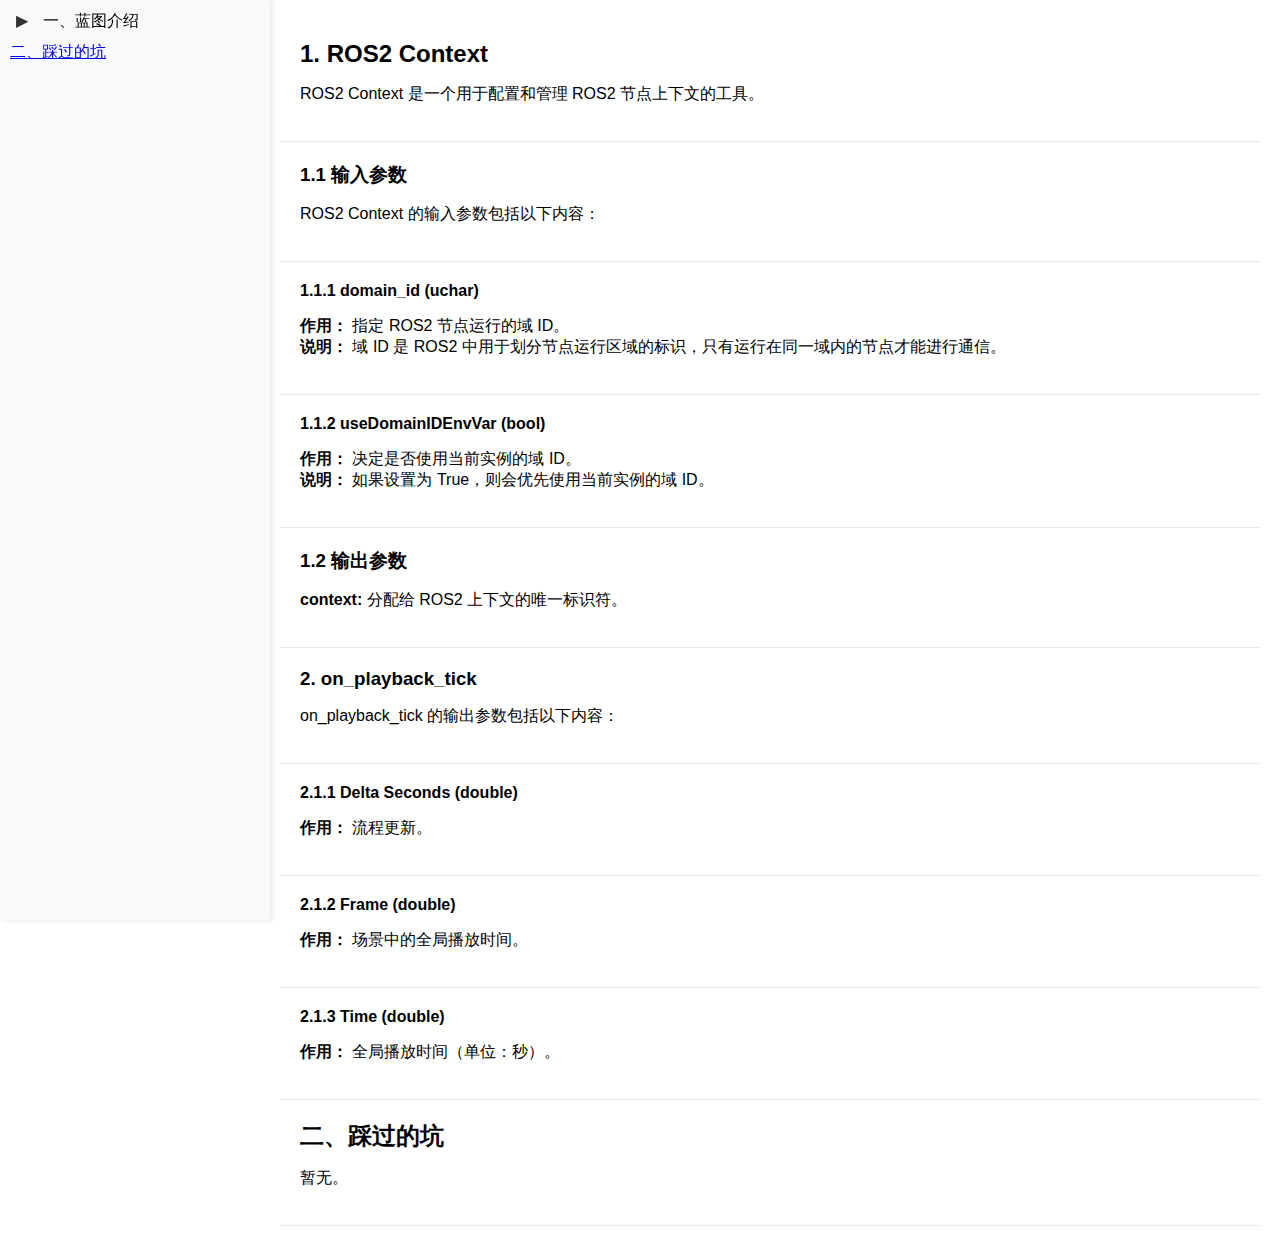
<file: Study/isaac_sim/isaac_sim_study.html>
<!DOCTYPE html>
<html lang="en">
<head>
  <meta charset="UTF-8">
  <meta name="viewport" content="width=device-width, initial-scale=1.0">
  <title>蓝图介绍</title>
  <link rel="stylesheet" href="styles.css">
</head>
<body>
  <div class="container">
    <!-- 左侧导航栏 -->
    <nav class="sidebar">
      <ul class="menu">
        <li class="menu-item">
          <button class="toggle-btn">▶</button> 一、蓝图介绍
          <ul class="submenu">
            <li class="submenu-item">
              <button class="toggle-btn">▶</button> 1. ROS2 Context
              <ul class="submenu">
                <li><a href="#input-parameters">1.1 输入参数</a></li>
                <li class="submenu-item">
                  <button class="toggle-btn">▶</button> 1.1.1 详细说明
                  <ul class="submenu">
                    <li><a href="#domain-id">1.1.1 domain_id</a></li>
                    <li><a href="#usedomainidenvvar">1.1.2 useDomainIDEnvVar</a></li>
                  </ul>
                </li>
                <li><a href="#output-parameters">1.2 输出参数</a></li>
              </ul>
            </li>
            <li class="submenu-item">
              <button class="toggle-btn">▶</button> 2. on_playback_tick
              <ul class="submenu">
                <li><a href="#on-playback-output">2.1 输出参数</a></li>
                <li class="submenu-item">
                  <button class="toggle-btn">▶</button> 2.1.1 详细说明
                  <ul class="submenu">
                    <li><a href="#delta-seconds">2.1.1 Delta Seconds</a></li>
                    <li><a href="#frame">2.1.2 Frame</a></li>
                    <li><a href="#time">2.1.3 Time</a></li>
                  </ul>
                </li>
              </ul>
            </li>
          </ul>
        </li>
        <li><a href="#pitfalls">二、踩过的坑</a></li>
      </ul>
    </nav>

    <!-- 内容部分 -->
    <div class="content">
      <section id="ros2-context">
        <h2>1. ROS2 Context</h2>
        <p>ROS2 Context 是一个用于配置和管理 ROS2 节点上下文的工具。</p>
      </section>

      <section id="input-parameters">
        <h3>1.1 输入参数</h3>
        <p>ROS2 Context 的输入参数包括以下内容：</p>
      </section>

      <section id="domain-id">
        <h4>1.1.1 domain_id (uchar)</h4>
        <p>
          <strong>作用：</strong> 指定 ROS2 节点运行的域 ID。<br>
          <strong>说明：</strong> 域 ID 是 ROS2 中用于划分节点运行区域的标识，只有运行在同一域内的节点才能进行通信。
        </p>
      </section>

      <section id="usedomainidenvvar">
        <h4>1.1.2 useDomainIDEnvVar (bool)</h4>
        <p>
          <strong>作用：</strong> 决定是否使用当前实例的域 ID。<br>
          <strong>说明：</strong> 如果设置为 True，则会优先使用当前实例的域 ID。
        </p>
      </section>

      <section id="output-parameters">
        <h3>1.2 输出参数</h3>
        <p><strong>context:</strong> 分配给 ROS2 上下文的唯一标识符。</p>
      </section>

      <section id="on-playback-output">
        <h3>2. on_playback_tick</h3>
        <p>on_playback_tick 的输出参数包括以下内容：</p>
      </section>

      <section id="delta-seconds">
        <h4>2.1.1 Delta Seconds (double)</h4>
        <p><strong>作用：</strong> 流程更新。</p>
      </section>

      <section id="frame">
        <h4>2.1.2 Frame (double)</h4>
        <p><strong>作用：</strong> 场景中的全局播放时间。</p>
      </section>

      <section id="time">
        <h4>2.1.3 Time (double)</h4>
        <p><strong>作用：</strong> 全局播放时间（单位：秒）。</p>
      </section>

      <section id="pitfalls">
        <h2>二、踩过的坑</h2>
        <p>暂无。</p>
      </section>
    </div>
  </div>

  <script src="script.js"></script>
</body>
</html>
</file>
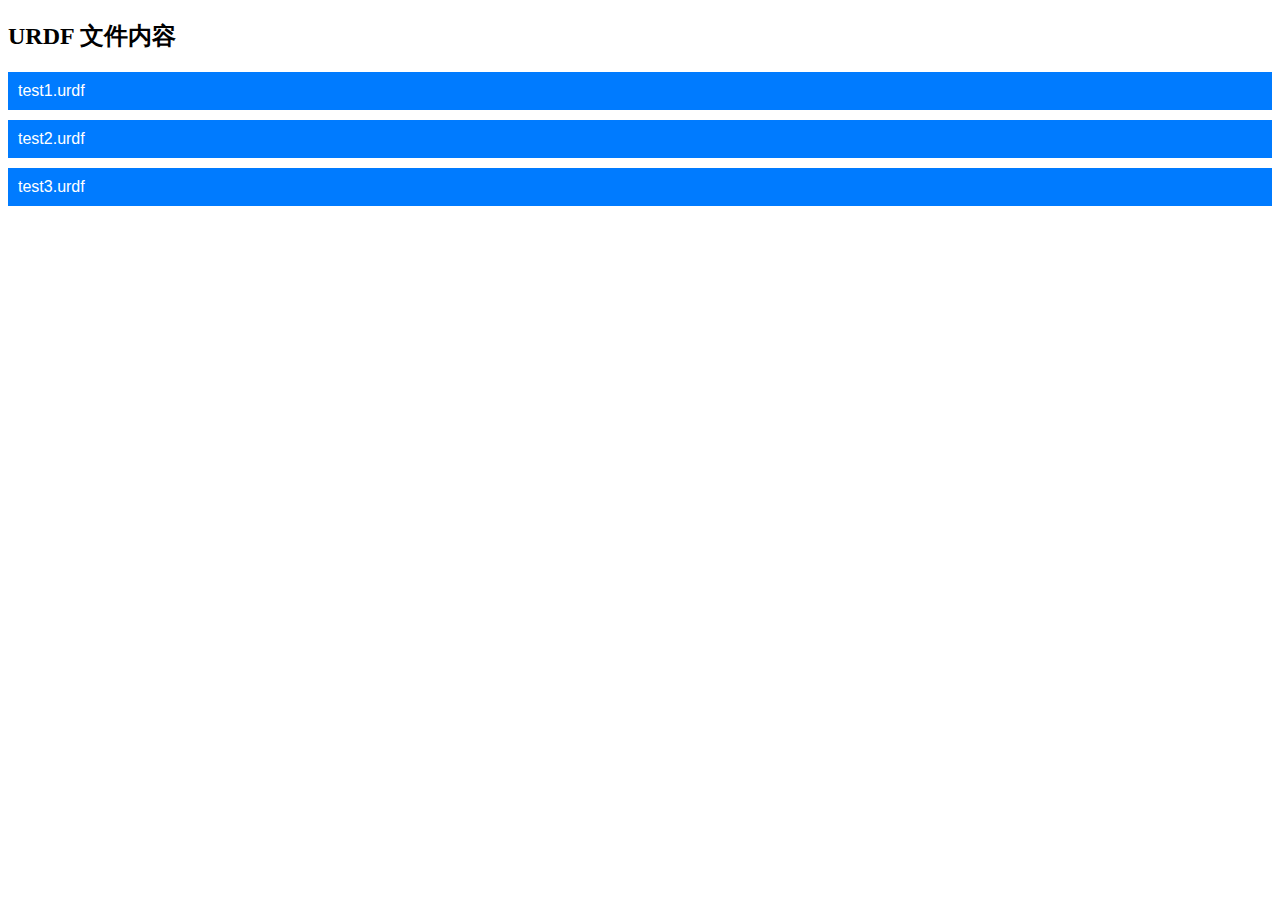
<file: Study/urdf/urdf_study.html>
<!DOCTYPE html>
<html lang="zh">

<head>
    <meta charset="UTF-8">
    <meta name="viewport" content="width=device-width, initial-scale=1.0">
    <title>URDF 文件查看器</title>
    <link rel="stylesheet" href="styles.css">
    <script src="loadurdf.js" defer></script>
</head>

<body>
    <div class="container">
        <h2>URDF 文件内容</h2>
        <div id="file-list">
            加载中，请稍候...
        </div>
    </div>
</body>

</html>
</file>
<file: Study/isaac_sim/styles.css>
/* 样式文件 styles.css */
body {
    margin: 0;
    font-family: Arial, sans-serif;
  }
  
  .container {
    display: flex;
  }
  
  .sidebar {
    width: 250px;
    height: 100vh;
    background-color: #f8f9fa;
    padding: 10px;
    box-shadow: 2px 0 5px rgba(0, 0, 0, 0.1);
    position: fixed;
    overflow-y: auto;
  }
  
  .menu {
    list-style: none;
    padding: 0;
    margin: 0;
  }
  
  .menu-item > .toggle-btn {
    background: none;
    border: none;
    color: #333;
    cursor: pointer;
    font-size: 1em;
    margin-right: 5px;
  }
  
  .menu-item > .toggle-btn:focus {
    outline: none;
  }
  
  .menu-item {
    margin-bottom: 10px;
  }
  
  .submenu {
    list-style: none;
    padding-left: 20px;
    display: none; /* 默认隐藏 */
  }
  
  .submenu a {
    text-decoration: none;
    color: #007bff;
    font-size: 0.9em;
  }
  
  .submenu a:hover {
    text-decoration: underline;
  }
  
  .content {
    margin-left: 260px;
    padding: 20px;
    width: calc(100% - 260px);
  }
  
  section {
    padding: 20px;
    border-bottom: 1px solid #eaeaea;
  }
  
  h2, h3, h4 {
    margin: 0;
  }
  
  ul {
    padding-left: 20px;
  }
</file>
<file: Study/urdf/styles.css>
.file-container {
    margin-bottom: 10px;
}

.file-header {
    background-color: #007bff;
    color: white;
    border: none;
    padding: 10px;
    width: 100%;
    text-align: left;
    cursor: pointer;
    font-size: 16px;
}

.file-header:hover {
    background-color: #0056b3;
}

.file-content {
    padding: 10px;
    background-color: #f9f9f9;
    border: 1px solid #ddd;
    font-family: monospace;
    white-space: pre-wrap;
}
</file>
